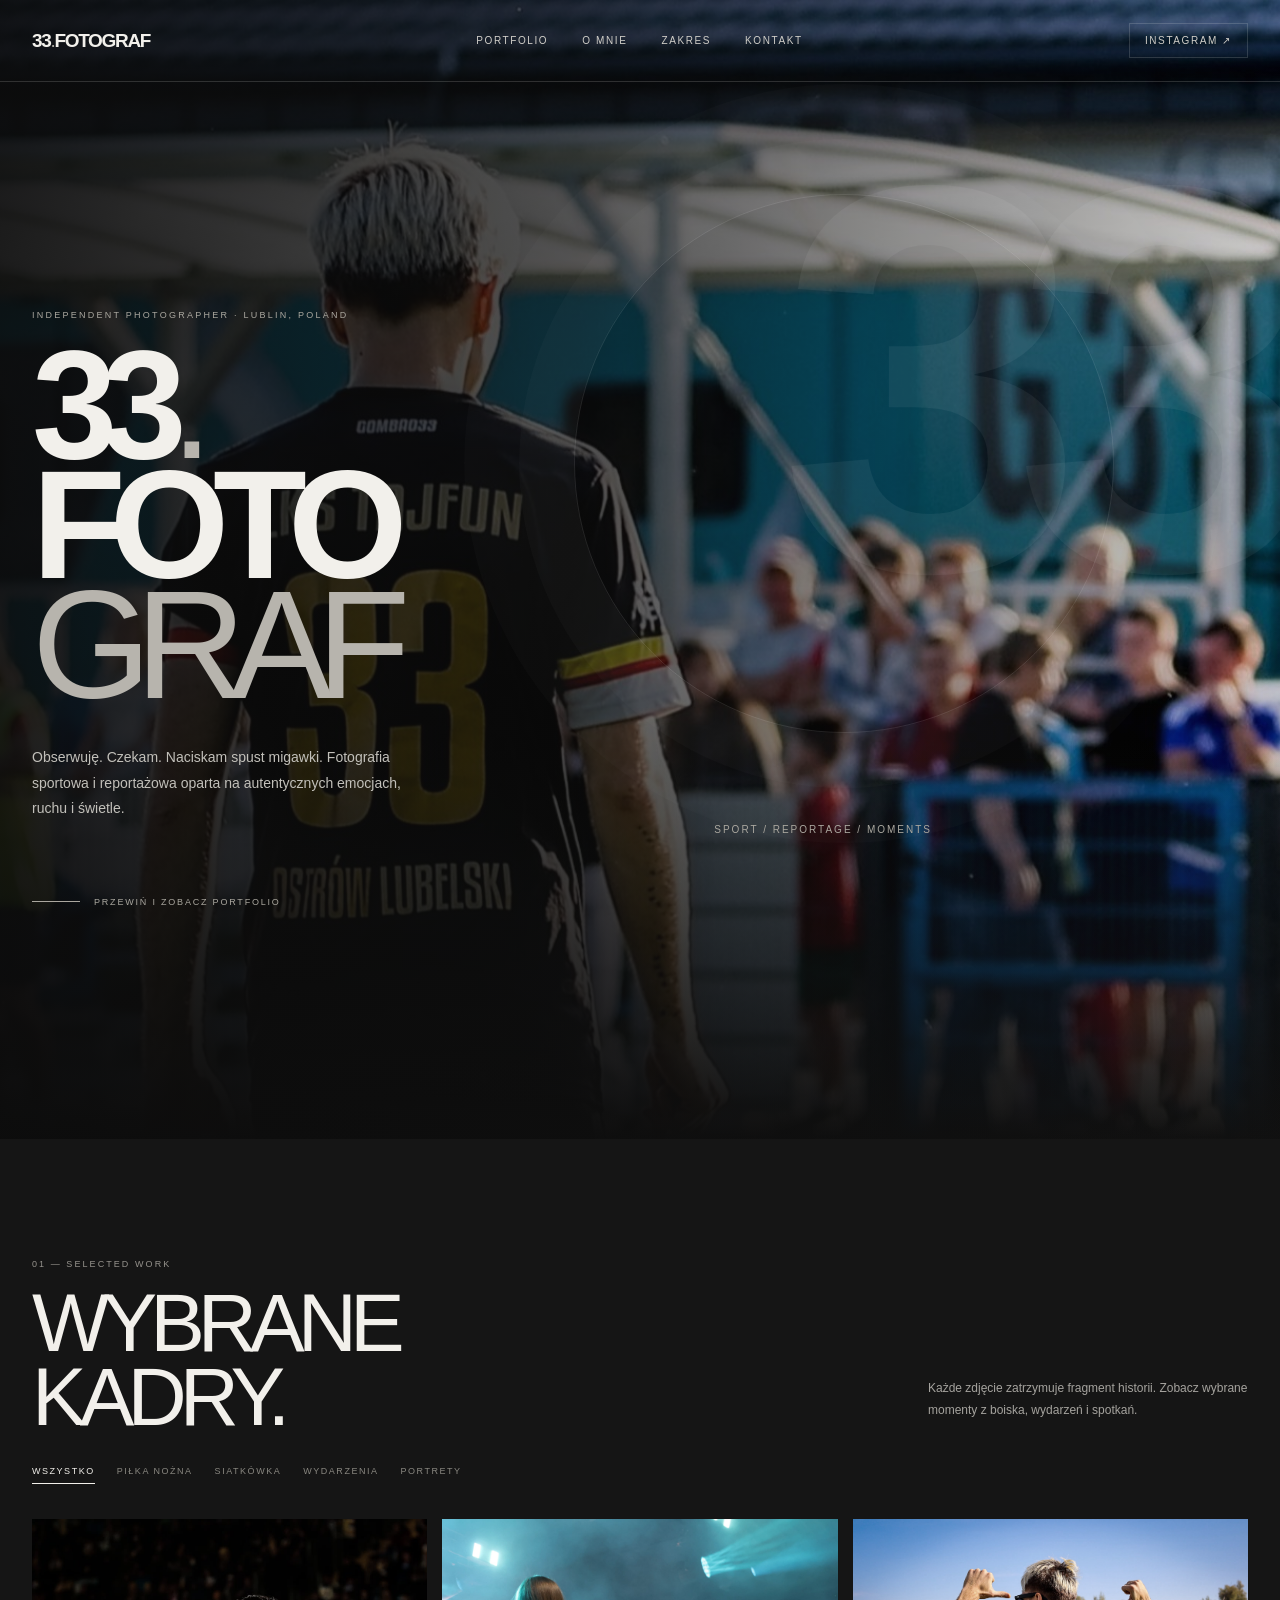
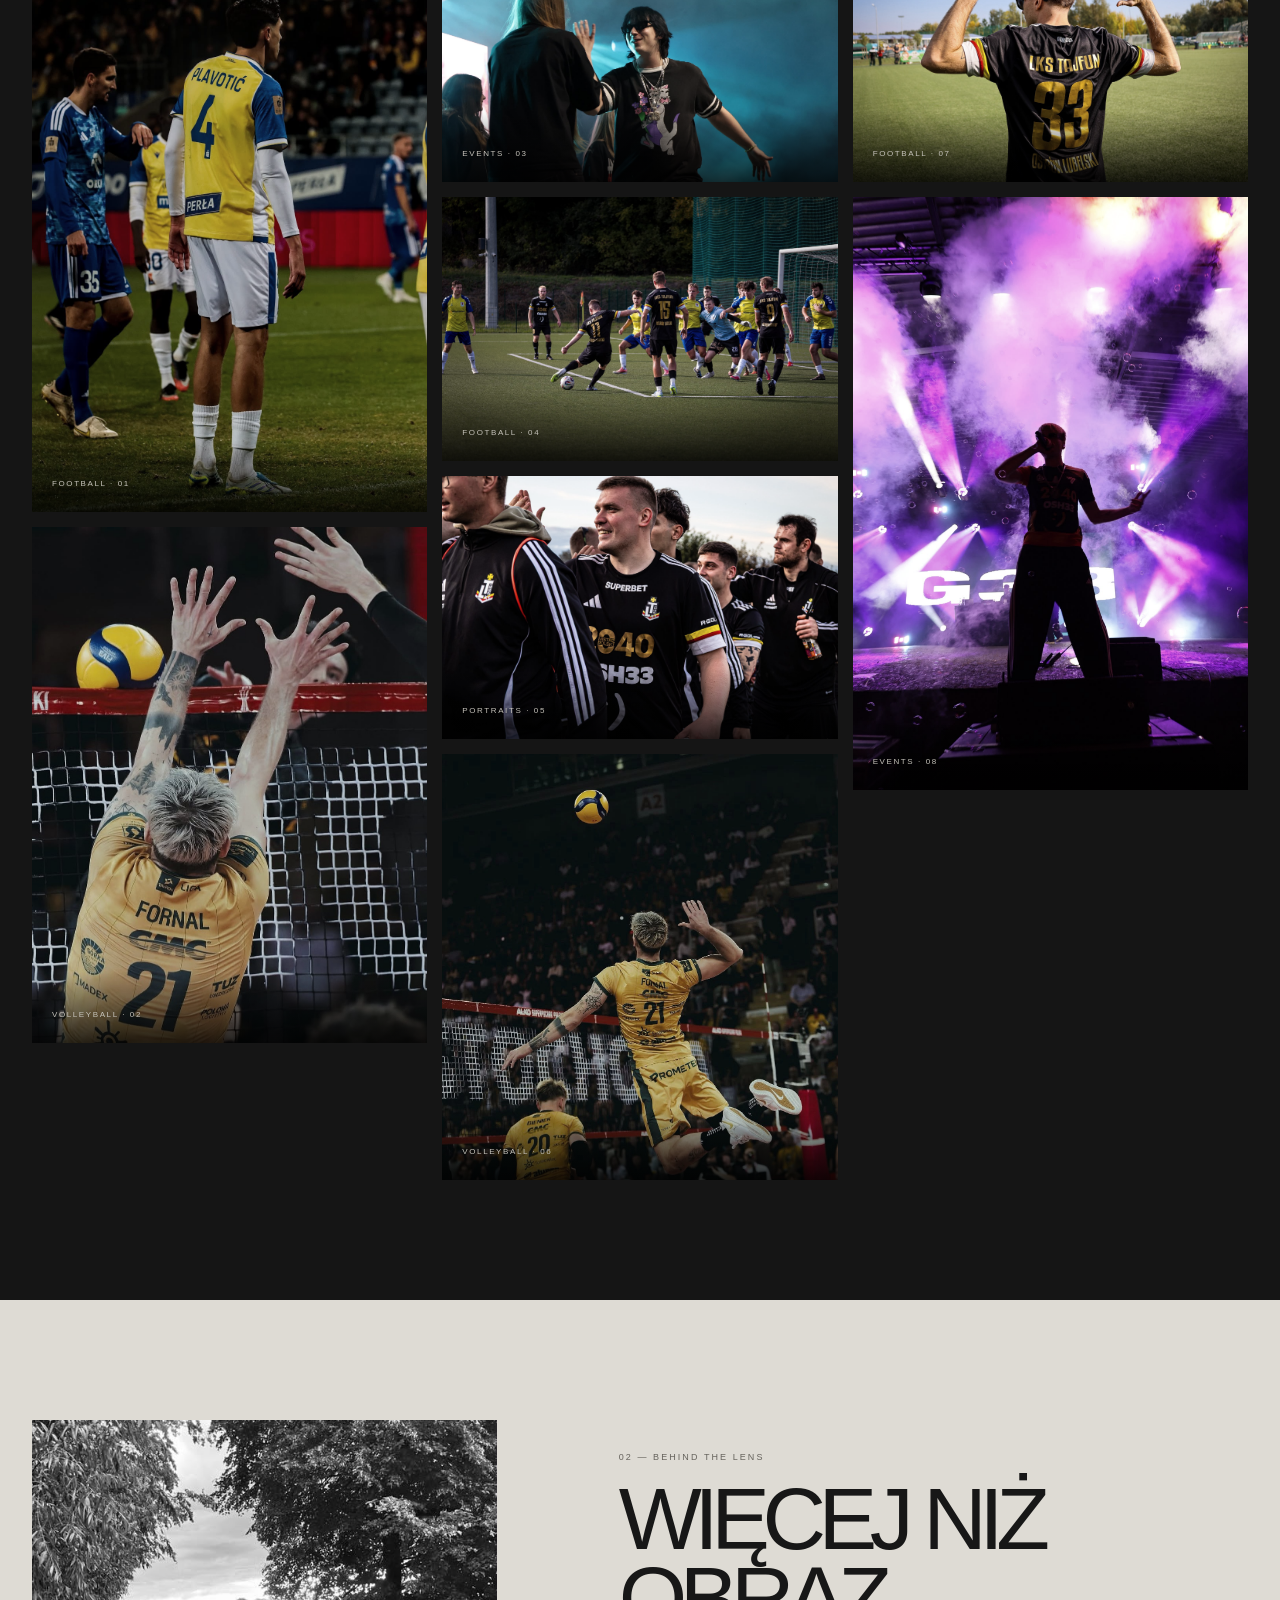
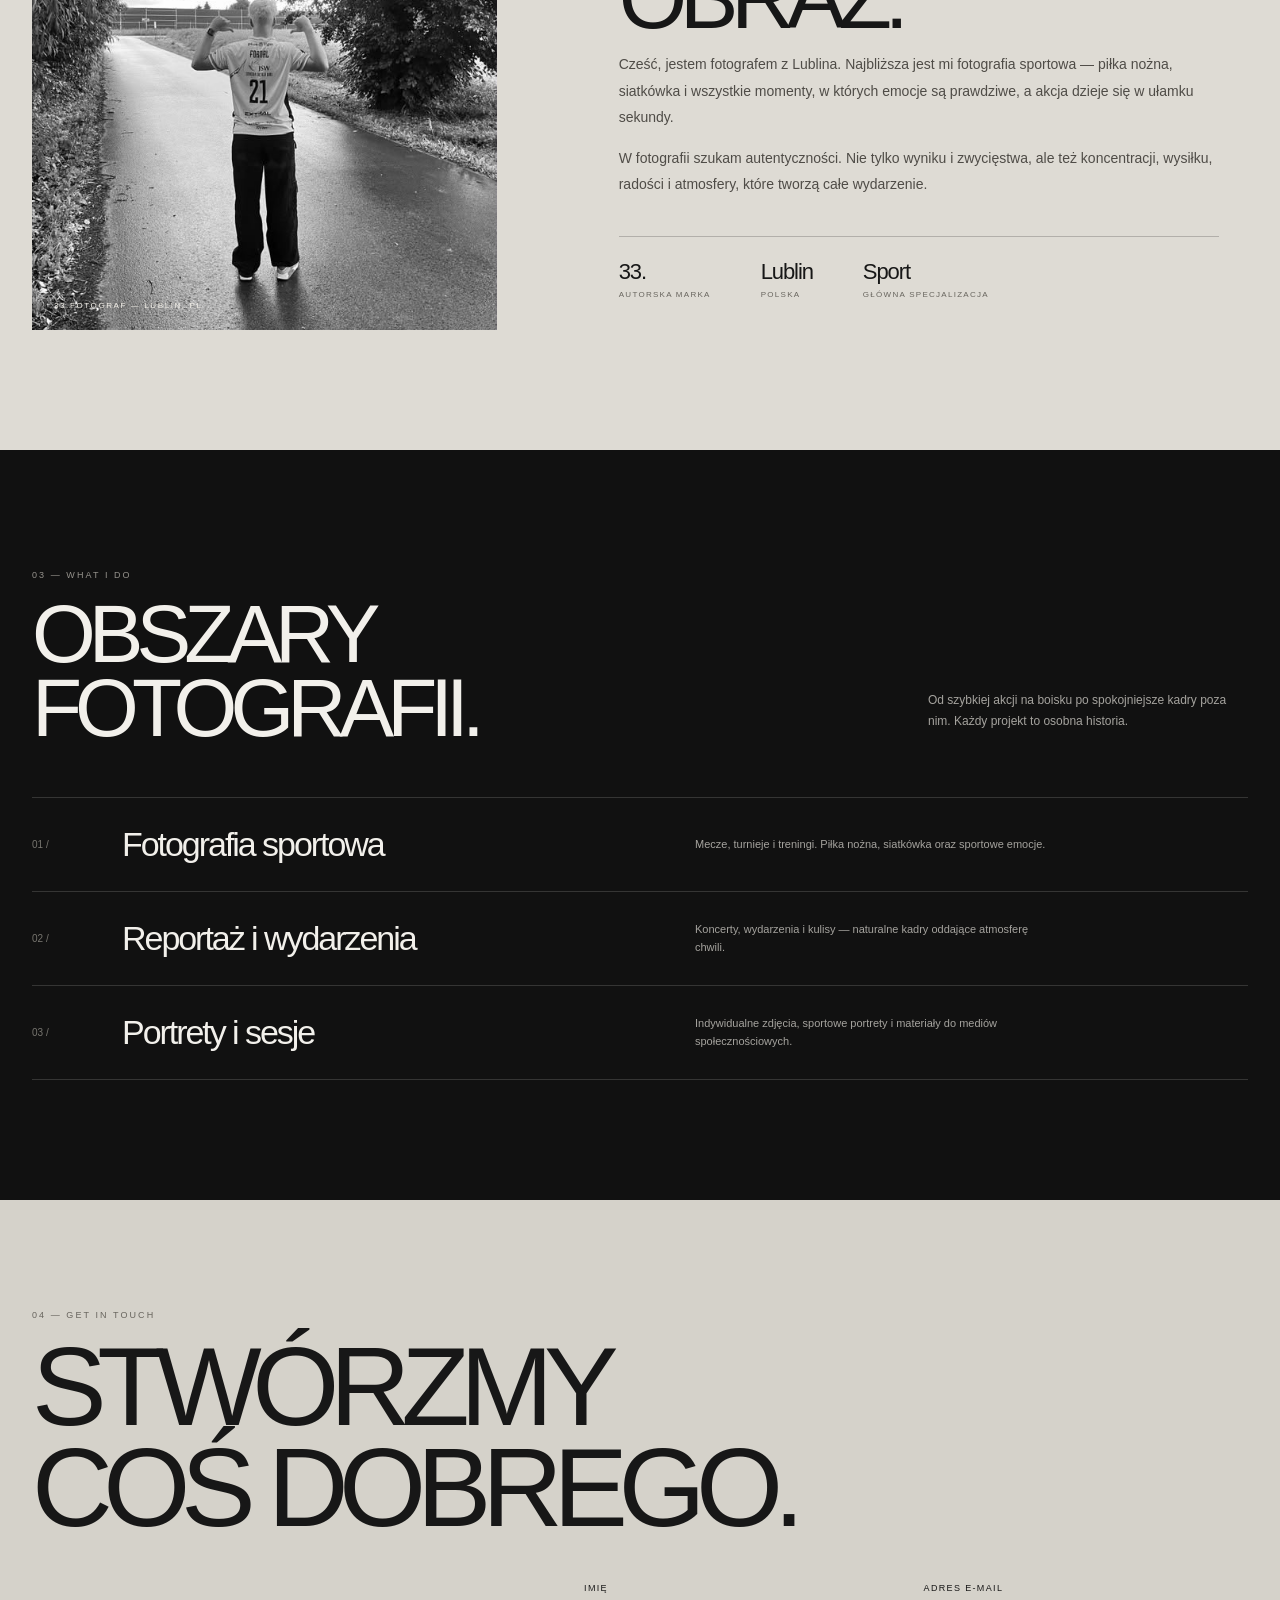
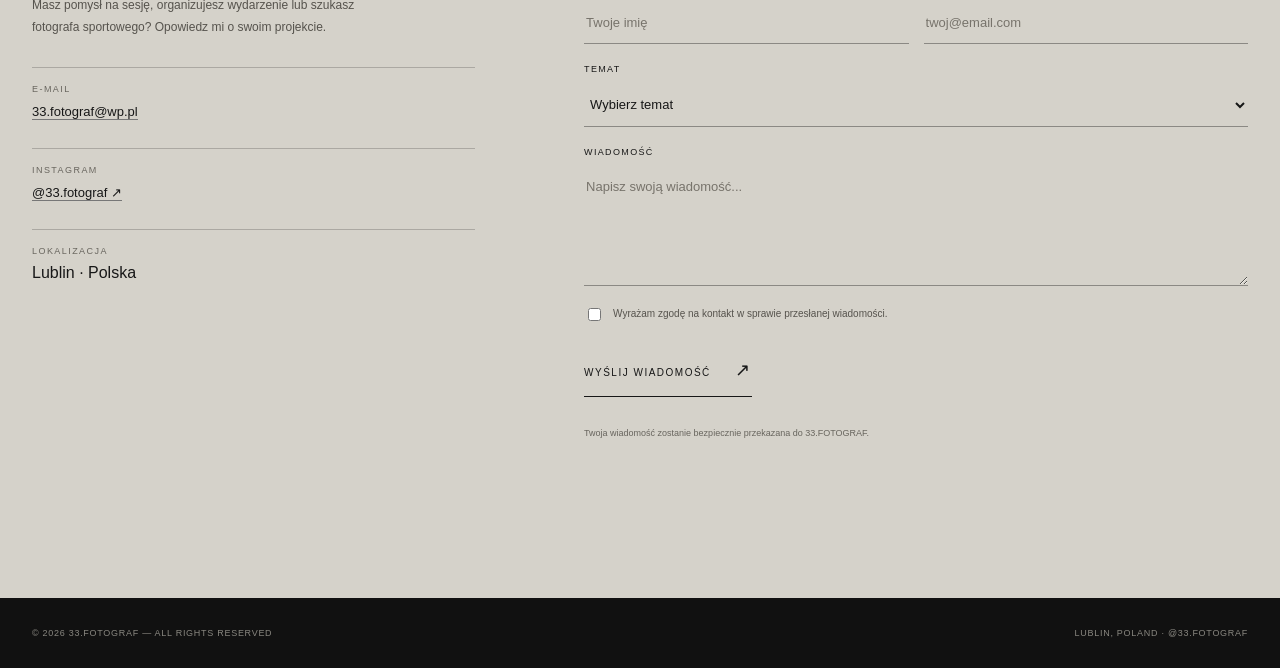
<file: index.html>
<!DOCTYPE html>
<html lang="pl">
<head>
  <meta charset="UTF-8">
  <meta name="viewport" content="width=device-width, initial-scale=1.0">
  <meta name="description" content="33.FOTOGRAF — fotografia sportowa, reportaże i portrety. Lublin, Polska.">
  <meta name="theme-color" content="#111111">
  <title>33.FOTOGRAF — Photography by 33</title>
  <link rel="stylesheet" href="assets/css/style.css">
</head>
<body>
  <header class="topbar">
    <div class="container nav">
      <a class="brand" href="#home">33<span>.</span>FOTOGRAF</a>
      <nav class="nav-links" id="navLinks">
        <a href="#portfolio">Portfolio</a>
        <a href="#about">O mnie</a>
        <a href="#services">Zakres</a>
        <a href="#contact">Kontakt</a>
      </nav>
      <a class="nav-ig" href="https://www.instagram.com/33.fotograf/" target="_blank" rel="noreferrer">Instagram ↗</a>
      <button class="menu-button" id="menuButton" aria-label="Otwórz menu">MENU</button>
    </div>
  </header>

  <main>
    <section class="hero" id="home">
      <div class="container hero-content">
        <div class="eyebrow">Independent photographer · Lublin, Poland</div>
        <h1>33<span class="light">.</span><br>FOTO<br><span class="light">GRAF</span></h1>
        <div class="hero-bottom">
          <p class="hero-copy">Obserwuję. Czekam. Naciskam spust migawki. Fotografia sportowa i reportażowa oparta na autentycznych emocjach, ruchu i świetle.</p>
          <div class="hero-index">SPORT / REPORTAGE / MOMENTS</div>
        </div>
        <a class="scroll-cue" href="#portfolio">Przewiń i zobacz portfolio</a>
      </div>
    </section>

    <section class="portfolio" id="portfolio">
      <div class="container">
        <div class="section-top">
          <div><div class="section-kicker">01 — Selected work</div><h2>WYBRANE<br>KADRY.</h2></div>
          <p class="section-desc">Każde zdjęcie zatrzymuje fragment historii. Zobacz wybrane momenty z boiska, wydarzeń i spotkań.</p>
        </div>
        <div class="filter-row" aria-label="Filtruj portfolio">
          <button class="filter active" data-filter="all">Wszystko</button>
          <button class="filter" data-filter="football">Piłka nożna</button>
          <button class="filter" data-filter="volleyball">Siatkówka</button>
          <button class="filter" data-filter="events">Wydarzenia</button>
          <button class="filter" data-filter="portraits">Portrety</button>
        </div>

        <!-- ZASTĄP POLA .work-placeholder własnymi zdjęciami. Instrukcja pod galerią. -->

<div class="masonry" id="masonry">

  <a class="work" data-category="football" href="images/pilka1.jpg" target="_blank">
    <img src="images/pilka1.jpg" alt="Fotografia piłki nożnej">
    <div class="work-label"><small>Football · 01</small></div>
  </a>

  <a class="work" data-category="volleyball" href="images/siatkowka1.jpg" target="_blank">
    <img src="images/siatkowka1.jpg" alt="Fotografia siatkówki">
    <div class="work-label"><small>Volleyball · 02</small></div>
  </a>

  <a class="work" data-category="events" href="images/koncert.jpg" target="_blank">
    <img src="images/koncert.jpg" alt="Fotografia koncertowa">
    <div class="work-label"><small>Events · 03</small></div>
  </a>

  <a class="work" data-category="football" href="images/pilka2.jpg" target="_blank">
    <img src="images/pilka2.jpg" alt="Fotografia piłki nożnej">
    <div class="work-label"><small>Football · 04</small></div>
  </a>

  <a class="work" data-category="portraits" href="images/portret1.jpg" target="_blank">
    <img src="images/portret1.jpg" alt="Portret">
    <div class="work-label"><small>Portraits · 05</small></div>
  </a>

  <a class="work" data-category="volleyball" href="images/siatkowka2.jpg" target="_blank">
    <img src="images/siatkowka2.jpg" alt="Fotografia siatkówki">
    <div class="work-label"><small>Volleyball · 06</small></div>
  </a>

  <a class="work" data-category="football" href="images/pilka3.jpg" target="_blank">
    <img src="images/pilka3.jpg" alt="Fotografia piłki nożnej">
    <div class="work-label"><small>Football · 07</small></div>
  </a>

  <a class="work" data-category="events" href="images/koncert2.jpg" target="_blank">
    <img src="images/koncert2.jpg" alt="Fotografia koncertowa">
    <div class="work-label"><small>Events · 08</small></div>
  </a>

         </div>
      </div>
    </section>

    <section class="about" id="about">
      <div class="container about-grid">
        <div class="portrait-panel">
  <img src="images/o-mnie.jpg" alt="33.FOTOGRAF"
       style="width:100%;height:100%;position:absolute;inset:0;object-fit:cover;">
  <div class="portrait-caption">33.FOTOGRAF — LUBLIN, PL</div>
</div>
        <div class="about-copy">
          <div class="section-kicker">02 — Behind the lens</div>
          <h2>WIĘCEJ NIŻ<br>OBRAZ.</h2>
          <p>Cześć, jestem fotografem z Lublina. Najbliższa jest mi fotografia sportowa — piłka nożna, siatkówka i wszystkie momenty, w których emocje są prawdziwe, a akcja dzieje się w ułamku sekundy.</p>
          <p>W fotografii szukam autentyczności. Nie tylko wyniku i zwycięstwa, ale też koncentracji, wysiłku, radości i atmosfery, które tworzą całe wydarzenie.</p>
          <div class="about-meta">
            <div><strong>33.</strong><span>Autorska marka</span></div>
            <div><strong>Lublin</strong><span>Polska</span></div>
            <div><strong>Sport</strong><span>Główna specjalizacja</span></div>
          </div>
        </div>
      </div>
    </section>

    <section class="services" id="services">
      <div class="container">
        <div class="section-top">
          <div><div class="section-kicker">03 — What I do</div><h2>OBSZARY<br>FOTOGRAFII.</h2></div>
          <p class="section-desc">Od szybkiej akcji na boisku po spokojniejsze kadry poza nim. Każdy projekt to osobna historia.</p>
        </div>
        <div class="service-list">
          <article class="service"><span class="service-no">01 /</span><h3>Fotografia sportowa</h3><p>Mecze, turnieje i treningi. Piłka nożna, siatkówka oraz sportowe emocje.</p></article>
          <article class="service"><span class="service-no">02 /</span><h3>Reportaż i wydarzenia</h3><p>Koncerty, wydarzenia i kulisy — naturalne kadry oddające atmosferę chwili.</p></article>
          <article class="service"><span class="service-no">03 /</span><h3>Portrety i sesje</h3><p>Indywidualne zdjęcia, sportowe portrety i materiały do mediów społecznościowych.</p></article>
        </div>
      </div>
    </section>

  <section class="contact" id="contact">
  <div class="container">

    <div class="section-kicker">04 — Get in touch</div>

    <h2>STWÓRZMY<br>COŚ DOBREGO.</h2>

    <div class="contact-layout">

      <div class="contact-info">
        <p>
          Masz pomysł na sesję, organizujesz wydarzenie
          lub szukasz fotografa sportowego?
          Opowiedz mi o swoim projekcie.
        </p>

        <div class="contact-detail">
          <small>E-MAIL</small>
          <a href="mailto:33.fotograf@wp.pl">
            33.fotograf@wp.pl
          </a>
        </div>

        <div class="contact-detail">
          <small>INSTAGRAM</small>
          <a href="https://www.instagram.com/33.fotograf/"
             target="_blank" rel="noreferrer">
            @33.fotograf ↗
          </a>
        </div>

        <div class="contact-detail">
          <small>LOKALIZACJA</small>
          <span>Lublin · Polska</span>
        </div>
      </div>

      
<form class="contact-form" id="contact-form"
      action="https://formsubmit.co/ajax/33.fotograf@wp.pl"
      method="POST">

  <input type="hidden" name="_subject"
         value="Nowa wiadomość ze strony 33.FOTOGRAF">

  <input type="hidden" name="_captcha" value="true">

  <input type="hidden" name="_template" value="table">

  <div class="field">
    <label for="contactName">Imię</label>
    <input id="contactName" name="name"
           type="text" placeholder="Twoje imię" required>
  </div>

  <div class="field">
    <label for="contactEmail">Adres e-mail</label>
    <input id="contactEmail" name="email"
           type="email" placeholder="twoj@email.com" required>
  </div>

  <div class="field full">
    <label for="contactSubject">Temat</label>
    <select id="contactSubject" name="subject" required>
      <option value="" disabled selected>Wybierz temat</option>
      <option>Fotografia sportowa / mecz</option>
      <option>Sesja zdjęciowa</option>
      <option>Reportaż / wydarzenie</option>
      <option>Współpraca</option>
      <option>Inne</option>
    </select>
  </div>

  <div class="field full">
    <label for="contactMessage">Wiadomość</label>
    <textarea id="contactMessage" name="message"
              placeholder="Napisz swoją wiadomość..."
              required></textarea>
  </div>

  <label class="consent">
    <input type="checkbox" name="consent"
           value="Tak" required>
    <span>
      Wyrażam zgodę na kontakt w sprawie przesłanej wiadomości.
    </span>
  </label>

  <button class="submit-button" type="submit">
    WYŚLIJ WIADOMOŚĆ <span>↗</span>
  </button>

  <p class="form-hint">
    Twoja wiadomość zostanie bezpiecznie przekazana do 33.FOTOGRAF.
  </p>

  <p id="form-message" class="form-hint" aria-live="polite"></p>

</form>
    </div>
  </div>
</section>  
</main>

  <footer>
    <div class="container footer-row">
      <span>© 2026 33.FOTOGRAF — ALL RIGHTS RESERVED</span>
      <span>LUBLIN, POLAND · <a href="https://www.instagram.com/33.fotograf/" target="_blank" rel="noreferrer">@33.FOTOGRAF</a></span>
    </div>
  </footer>

  <script src="assets/js/main.js" defer></script>
</body>
</html>
<!-- test GitHub -->
</file>
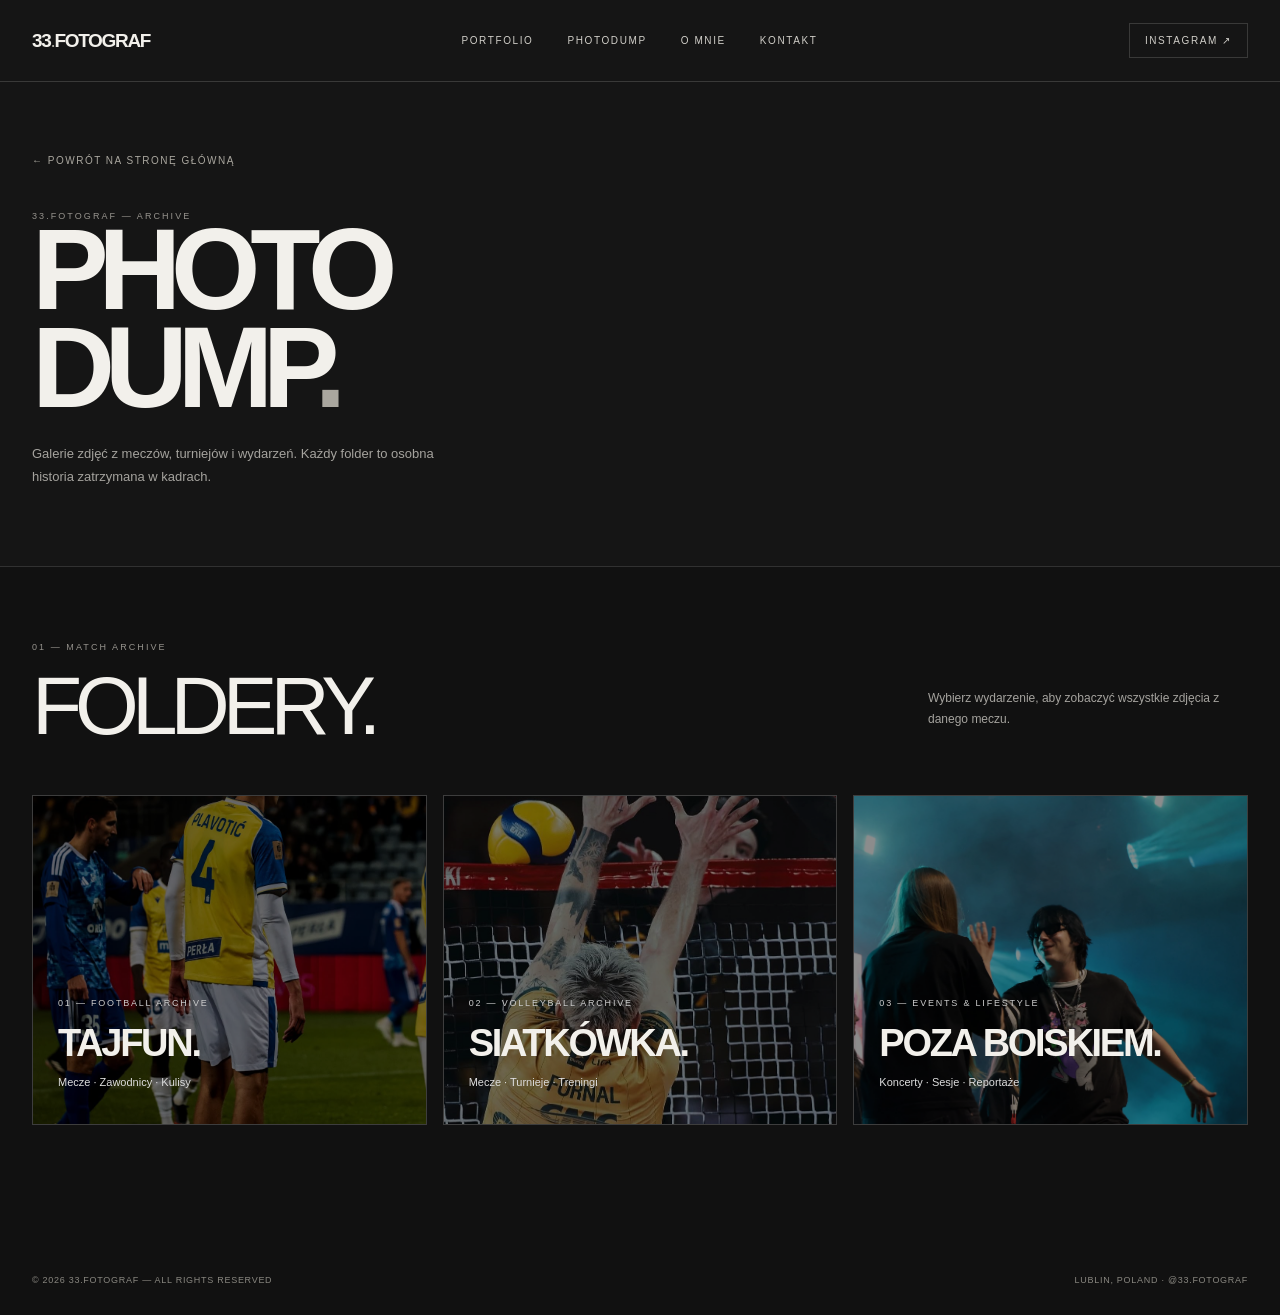
<file: photodump.html>
<!DOCTYPE html>
<html lang="pl">
<head>
  <meta charset="UTF-8">
  <meta name="viewport" content="width=device-width, initial-scale=1.0">
  <meta name="description" content="Photodump 33.FOTOGRAF — galerie zdjęć z meczów i wydarzeń.">
  <meta name="theme-color" content="#111111">
  <title>Photodump — 33.FOTOGRAF</title>

  <link rel="stylesheet" href="assets/css/style.css">

  <style>
  .dump-categories {
  display: grid;
  grid-template-columns: repeat(3, 1fr);
  gap: 16px;
}

.dump-category {
  position: relative;
  min-height: 330px;
  overflow: hidden;
  display: flex;
  align-items: end;
  padding: 25px;
  background: #222;
  border: 1px solid rgba(255,255,255,.12);
}

.dump-category img {
  position: absolute;
  inset: 0;
  width: 100%;
  height: 100%;
  object-fit: cover;
  transition: transform .6s;
  filter: brightness(.55);
}

.dump-category:hover img {
  transform: scale(1.06);
}

.dump-category-content {
  position: relative;
  z-index: 1;
}

.dump-category small {
  font-size: 9px;
  letter-spacing: .2em;
  color: #ccc;
}

.dump-category h3 {
  font-size: clamp(25px, 3vw, 38px);
  margin: 12px 0 5px;
  letter-spacing: -.06em;
}

.dump-category p {
  font-size: 11px;
  color: #ddd;
}

@media (max-width: 760px) {
  .dump-categories {
    grid-template-columns: 1fr;
  }

  .dump-category {
    min-height: 250px;
  }
}
    .dump-header {
      padding: 150px 0 65px;
      background: #151515;
      border-bottom: 1px solid rgba(255,255,255,.12);
    }

    .dump-back {
      display: inline-block;
      color: #aaa79f;
      font-size: 10px;
      letter-spacing: .15em;
      margin-bottom: 45px;
    }

    .dump-title {
      font-size: clamp(55px, 10vw, 115px);
      line-height: .85;
      letter-spacing: -.09em;
      font-weight: 600;
      margin: 0;
    }

    .dump-description {
      color: #a5a39e;
      font-size: 13px;
      line-height: 1.8;
      max-width: 420px;
      margin-top: 25px;
    }

    .dump-content {
      padding: 75px 0 120px;
    }

    .dump-grid {
      display: grid;
      grid-template-columns: repeat(3, 1fr);
      gap: 18px;
    }

    .dump-folder {
      display: block;
      background: #191919;
      overflow: hidden;
      border: 1px solid rgba(255,255,255,.09);
      transition: transform .3s, border-color .3s;
    }

    .dump-folder:hover {
      transform: translateY(-5px);
      border-color: rgba(255,255,255,.35);
    }

    .dump-cover {
      aspect-ratio: 4 / 3;
      overflow: hidden;
      background: #292929;
    }

    .dump-cover img {
      width: 100%;
      height: 100%;
      display: block;
      object-fit: cover;
      filter: saturate(.75);
      transition: transform .5s;
    }

    .dump-folder:hover img {
      transform: scale(1.04);
    }

    .dump-info {
      padding: 20px;
    }

    .dump-info small {
      color: #96938d;
      font-size: 9px;
      letter-spacing: .15em;
      text-transform: uppercase;
    }

    .dump-info h2 {
      font-size: 23px;
      margin: 12px 0 8px;
      letter-spacing: -.05em;
    }

    .dump-info p {
      color: #898780;
      font-size: 11px;
      margin: 0;
    }

    @media (max-width: 760px) {
      .dump-grid {
        grid-template-columns: repeat(2, 1fr);
        gap: 10px;
      }

      .dump-info {
        padding: 13px;
      }

      .dump-info h2 {
        font-size: 17px;
      }
    }

    @media (max-width: 420px) {
      .dump-grid {
        grid-template-columns: 1fr;
      }
    }
  </style>
</head>

<body>

<header class="topbar">
  <div class="container nav">
    <a class="brand" href="index.html">33<span>.</span>FOTOGRAF</a>

    <nav class="nav-links">
      <a href="index.html#portfolio">Portfolio</a>
      <a href="photodump.html">Photodump</a>
      <a href="index.html#about">O mnie</a>
      <a href="index.html#contact">Kontakt</a>
    </nav>

    <a class="nav-ig"
       href="https://www.instagram.com/33.fotograf/"
       target="_blank" rel="noreferrer">Instagram ↗</a>
  </div>
</header>

<main>

  <section class="dump-header">
    <div class="container">
      <a href="index.html" class="dump-back">← POWRÓT NA STRONĘ GŁÓWNĄ</a>

      <div class="section-kicker">33.FOTOGRAF — ARCHIVE</div>

      <h1 class="dump-title">
        PHOTO<br>DUMP<span style="color:#aaa79f">.</span>
      </h1>

      <p class="dump-description">
        Galerie zdjęć z meczów, turniejów i wydarzeń.
        Każdy folder to osobna historia zatrzymana w kadrach.
      </p>
    </div>
  </section>

  <section class="dump-content">
    <div class="container">

      <div class="section-top">
        <div>
          <div class="section-kicker">01 — Match archive</div>
          <h2>FOLDERY.</h2>
        </div>

        <p class="section-desc">
          Wybierz wydarzenie, aby zobaczyć wszystkie zdjęcia z danego meczu.
        </p>
      </div>

     <div class="dump-categories">

  <a href="tajfun.html" class="dump-category">
    <img src="images/pilka1.jpg" alt="Tajfun">
    <div class="dump-category-content">
      <small>01 — FOOTBALL ARCHIVE</small>
      <h3>TAJFUN.</h3>
      <p>Mecze · Zawodnicy · Kulisy</p>
    </div>
  </a>

  <a href="#siatkowka" class="dump-category">
    <img src="images/siatkowka1.jpg" alt="Siatkówka">
    <div class="dump-category-content">
      <small>02 — VOLLEYBALL ARCHIVE</small>
      <h3>SIATKÓWKA.</h3>
      <p>Mecze · Turnieje · Treningi</p>
    </div>
  </a>

  <a href="#poza-boiskiem" class="dump-category">
    <img src="images/koncert.jpg" alt="Wydarzenia">
    <div class="dump-category-content">
      <small>03 — EVENTS & LIFESTYLE</small>
      <h3>POZA BOISKIEM.</h3>
      <p>Koncerty · Sesje · Reportaże</p>
    </div>
  </a>

    </div>
  </div>
</section>

</main>

<footer>
  <div class="container footer-row">
    <span>© 2026 33.FOTOGRAF — ALL RIGHTS RESERVED</span>
    <span>LUBLIN, POLAND ·
      <a href="https://www.instagram.com/33.fotograf/"
         target="_blank" rel="noreferrer">@33.FOTOGRAF</a>
    </span>
  </div>
</footer>

</body>
</html>
</file>
<file: assets/css/style.css>
:root {
      --bg: #111111;
      --surface: #191919;
      --surface-2: #222222;
      --ink: #f2f0eb;
      --muted: #a5a39e;
      --faint: #686762;
      --line: rgba(242,240,235,.16);
      --max: 1360px;
    }
    * { box-sizing: border-box; }
    html { scroll-behavior: smooth; scroll-padding-top: 90px; }
    body {
      margin: 0; background: var(--bg); color: var(--ink);
      font-family: "Helvetica Neue", Helvetica, Arial, sans-serif;
      -webkit-font-smoothing: antialiased;
    }
    a { color: inherit; text-decoration: none; }
    button { font: inherit; }
    .container { width: min(var(--max), calc(100% - 64px)); margin-inline: auto; }
    .topbar {
      height: 82px; position: absolute; z-index: 10; inset: 0 0 auto;
      border-bottom: 1px solid var(--line);
    }
    .nav { height: 100%; display: flex; justify-content: space-between; align-items: center; }
    .brand { font-size: 19px; font-weight: 800; letter-spacing: -.07em; }
    .brand span { font-weight: 300; color: #aaa79f; }
    .nav-links { display: flex; align-items: center; gap: 34px; }
    .nav-links a, .nav-ig {
      font-size: 10px; letter-spacing: .16em; text-transform: uppercase; color: #d0cec8;
      transition: color .2s;
    }
    .nav-links a:hover, .nav-ig:hover { color: white; }
    .nav-ig { border: 1px solid var(--line); padding: 11px 15px; }
    .menu-button { display: none; background: none; border: 0; color: var(--ink); font-size: 12px; letter-spacing: .15em; }
    .hero {
min-height: 790px;
  position: relative;
  display: flex;
  align-items: end;
  overflow: hidden;

  background:
    linear-gradient(90deg,
      rgba(12,12,12,.92) 0%,
      rgba(12,12,12,.68) 45%,
      rgba(12,12,12,.12) 100%
    ),
    linear-gradient(0deg, var(--bg) 0%, transparent 35%),
    url("../../images/hero.jpg");

  background-size: cover;
  background-position: center 40%;
  background-repeat: no-repeat;
    }
    .hero::before {
      content: "33"; position: absolute; right: 2.5%; top: 14%; color: rgba(255,255,255,.055);
      font-size: clamp(270px, 43vw, 650px); font-weight: 900; letter-spacing: -.13em; line-height: .8;
      pointer-events: none;
    }
    .hero::after {
      content: ""; position: absolute; width: 42vw; height: 42vw; max-width: 620px; max-height: 620px;
      border: 1px solid rgba(255,255,255,.11); border-radius: 50%; right: 13%; top: 17%;
      box-shadow: 0 0 0 55px rgba(255,255,255,.018), 0 0 0 110px rgba(255,255,255,.014);
    }
    .hero-content { position: relative; z-index: 1; padding: 190px 0 112px; }
    .eyebrow { font-size: 9px; letter-spacing: .25em; text-transform: uppercase; color: #aaa79f; }
    h1 {
      margin: 26px 0 26px; font-size: clamp(76px, 12vw, 166px); line-height: .78;
      letter-spacing: -.105em; font-weight: 800;
    }
    h1 .light { font-weight: 200; color: #b7b4ad; }
    .hero-bottom { display: flex; align-items: end; justify-content: space-between; gap: 40px; max-width: 900px; }
    .hero-copy { max-width: 390px; color: #c2c0ba; font-size: 14px; line-height: 1.8; }
    .hero-index { font-size: 10px; letter-spacing: .2em; color: #aaa79f; white-space: nowrap; }
    .scroll-cue { margin-top: 62px; display: flex; align-items: center; gap: 14px; color: #aaa79f; font-size: 9px; letter-spacing: .2em; text-transform: uppercase; }
    .scroll-cue::before { content: ""; width: 48px; height: 1px; background: #aaa79f; }
    section { padding: 120px 0; }
    .section-top { display: flex; justify-content: space-between; align-items: end; gap: 30px; margin-bottom: 52px; }
    .section-kicker { font-size: 9px; letter-spacing: .23em; color: #96938d; text-transform: uppercase; }
    h2 { font-size: clamp(43px, 7vw, 82px); letter-spacing: -.085em; line-height: .9; font-weight: 500; margin: 17px 0 0; }
    .section-desc { max-width: 320px; color: var(--muted); font-size: 12px; line-height: 1.8; }
    .portfolio { background: #151515; }
    .filter-row { display: flex; gap: 22px; flex-wrap: wrap; margin: -20px 0 35px; }
    .filter {
      padding: 0 0 7px; background: none; border: 0; border-bottom: 1px solid transparent;
      color: #898780; font-size: 9px; letter-spacing: .17em; text-transform: uppercase; cursor: pointer;
    }
    .filter.active, .filter:hover { color: var(--ink); border-color: var(--ink); }
    .masonry { columns: 3 280px; column-gap: 15px; }
    .work {
      display: block; width: 100%; break-inside: avoid; margin: 0 0 15px; position: relative;
      overflow: hidden; background: #292929; cursor: pointer;
    }
    .work[hidden] { display: none; }
    .work img { display: block; width: 100%; height: auto; min-height: 220px; object-fit: cover; filter: saturate(.76); transition: transform .65s, filter .5s; }
    .work:hover img { transform: scale(1.035); filter: saturate(1); }
    .work-placeholder {
      min-height: 270px; display: flex; align-items: end; padding: 20px;
      background: linear-gradient(145deg,#595955,#262625 60%,#171717);
    }
    .work:nth-child(3n+2) .work-placeholder { min-height: 390px; background: linear-gradient(145deg,#565b5c,#292c2c 58%,#171717); }
    .work:nth-child(3n) .work-placeholder { min-height: 320px; background: linear-gradient(145deg,#65615b,#302d2a 58%,#171717); }
    .work-label { position: absolute; inset: auto 0 0; padding: 38px 20px 18px; background: linear-gradient(transparent,rgba(0,0,0,.78)); }
    .work-label small { display: block; color: #c5c2ba; font-size: 8px; letter-spacing: .2em; text-transform: uppercase; margin-bottom: 6px; }
    .work-label strong { font-size: 18px; font-weight: 500; letter-spacing: -.04em; }
    .gallery-note { color: #77756f; font-size: 10px; margin-top: 22px; line-height: 1.7; }
    .about { background: #dedbd4; color: #171717; }
    .about-grid { display: grid; grid-template-columns: .85fr 1.15fr; gap: 10%; align-items: center; }
    .portrait-panel {
      min-height: 510px; position: relative; overflow: hidden; display: grid; place-items: center;
      background: linear-gradient(145deg,#aaa69e,#55534e);
    }
    .portrait-panel::before { content: "33"; font-size: clamp(170px,25vw,330px); font-weight: 900; letter-spacing: -.14em; color: rgba(255,255,255,.22); }
    .portrait-caption { position: absolute; left: 22px; bottom: 20px; color: #f1eee7; font-size: 8px; letter-spacing: .2em; text-transform: uppercase; }
    .about .section-kicker { color: #66635d; }
    .about h2 { font-size: clamp(50px,7vw,88px); }
    .about-copy { max-width: 600px; }
    .about-copy p { color: #4f4c47; font-size: 14px; line-height: 1.9; }
    .about-meta { display: flex; gap: 50px; border-top: 1px solid rgba(0,0,0,.2); margin-top: 38px; padding-top: 22px; }
    .about-meta strong { display: block; font-size: 22px; font-weight: 500; letter-spacing: -.05em; }
    .about-meta span { display: block; margin-top: 5px; color: #68655e; font-size: 8px; letter-spacing: .16em; text-transform: uppercase; }
    .services { background: #111; }
    .service-list { border-top: 1px solid var(--line); }
    .service {
      display: grid; grid-template-columns: 70px 1fr 1fr; gap: 20px; align-items: center;
      padding: 27px 0; border-bottom: 1px solid var(--line);
    }
    .service-no { color: #77756f; font-size: 10px; }
    .service h3 { margin: 0; font-size: clamp(22px,3vw,34px); font-weight: 400; letter-spacing: -.06em; }
    .service p { color: var(--muted); font-size: 11px; line-height: 1.7; max-width: 360px; margin: 0; }
    .contact { background: #d5d2ca; color: #171717; padding: 110px 0; }
    .contact .section-kicker { color: #68655e; }
    .contact h2 { font-size: clamp(55px,9vw,112px); max-width: 850px; }
    .contact-row { display: flex; align-items: end; justify-content: space-between; gap: 30px; margin-top: 45px; }
.contact-layout {
  display: grid;
  grid-template-columns: .8fr 1.2fr;
  gap: 9%;
  margin-top: 45px;
}

.contact-info p {
  color: #56534d;
  max-width: 350px;
  font-size: 12px;
  line-height: 1.8;
}

.contact-detail {
  margin-top: 28px;
  padding-top: 16px;
  border-top: 1px solid rgba(0,0,0,.2);
}

.contact-detail small {
  display: block;
  font-size: 9px;
  letter-spacing: .16em;
  margin-bottom: 8px;
  color: #68655e;
}

.contact-detail a {
  font-size: 13px;
  border-bottom: 1px solid #777;
}

.contact-form {
  display: grid;
  grid-template-columns: 1fr 1fr;
  gap: 20px 15px;
}

.field {
  display: flex;
  flex-direction: column;
  gap: 9px;
}

.field.full {
  grid-column: 1 / -1;
}

.field label {
  font-size: 9px;
  letter-spacing: .15em;
  text-transform: uppercase;
}

.field input,
.field select,
.field textarea {
  width: 100%;
  padding: 13px 2px;
  border: 0;
  border-bottom: 1px solid rgba(0,0,0,.35);
  background: transparent;
  color: #171717;
  font: inherit;
  font-size: 13px;
  outline: none;
}

.field textarea {
  min-height: 120px;
  resize: vertical;
}

.field input::placeholder,
.field textarea::placeholder {
  color: #77736b;
}

.consent {
  grid-column: 1 / -1;
  display: flex;
  align-items: flex-start;
  gap: 9px;
  font-size: 10px;
  color: #56534d;
  line-height: 1.6;
}

.consent input {
  margin-top: 2px;
  accent-color: #171717;
}

.submit-button {
  grid-column: 1 / -1;
  justify-self: start;
  padding: 15px 0;
  border: 0;
  border-bottom: 1px solid #171717;
  background: transparent;
  color: #171717;
  font-size: 10px;
  letter-spacing: .15em;
  text-transform: uppercase;
  cursor: pointer;
}

.submit-button span {
  margin-left: 20px;
  font-size: 18px;
}

.form-hint {
  grid-column: 1 / -1;
  font-size: 9px;
  color: #68655e;
  line-height: 1.6;
}

@media (max-width: 760px) {
  .contact-layout {
    grid-template-columns: 1fr;
    gap: 35px;
  }

  .contact-form {
    grid-template-columns: 1fr;
  }

  .field.full,
  .consent,
  .submit-button,
  .form-hint {
    grid-column: 1;
  }
}
    .contact-row p { color: #56534d; max-width: 350px; font-size: 12px; line-height: 1.8; }
    .contact-link {
      display: inline-flex; align-items: center; gap: 22px; padding: 17px 0; border-bottom: 1px solid #171717;
      font-size: 11px; letter-spacing: .14em; text-transform: uppercase;
    }
    .contact-link span { font-size: 20px; transition: transform .2s; }
    .contact-link:hover span { transform: translate(4px,-4px); }
    footer { padding: 30px 0; background: #111; color: #898780; font-size: 9px; letter-spacing: .08em; }
    .footer-row { display: flex; justify-content: space-between; gap: 20px; flex-wrap: wrap; }
    .footer-row a:hover { color: white; }
    @media (max-width: 760px) {
      .container { width: calc(100% - 38px); }
      .topbar { height: 68px; }
      .nav-links { display: none; position: absolute; top: 68px; left: 0; right: 0; padding: 22px 20px; background: #171717; border-bottom: 1px solid var(--line); flex-direction: column; align-items: start; gap: 20px; }
      .nav-links.open { display: flex; }
      .menu-button { display: block; }
      .nav-ig { margin-left: auto; margin-right: 18px; }
      .hero { min-height: 730px; }
      .hero-content { padding-bottom: 85px; }
      .hero-bottom { display: block; }
      .hero-index { margin-top: 25px; }
      section { padding: 82px 0; }
      .section-top { display: block; margin-bottom: 38px; }
      .section-desc { margin-top: 20px; }
      .masonry { columns: 2 145px; column-gap: 9px; }
      .work { margin-bottom: 9px; }
      .work-placeholder { min-height: 210px; }
      .work:nth-child(3n+2) .work-placeholder { min-height: 280px; }
      .work:nth-child(3n) .work-placeholder { min-height: 230px; }
      .work-label { padding: 30px 12px 12px; }
      .work-label strong { font-size: 14px; }
      .about-grid { grid-template-columns: 1fr; gap: 42px; }
      .portrait-panel { min-height: 300px; }
      .about-meta { gap: 25px; }
      .service { grid-template-columns: 32px 1fr; gap: 12px; }
      .service p { grid-column: 2; }
      .contact-row { display: block; }
      .contact-link { margin-top: 18px; }
    }
</file>
